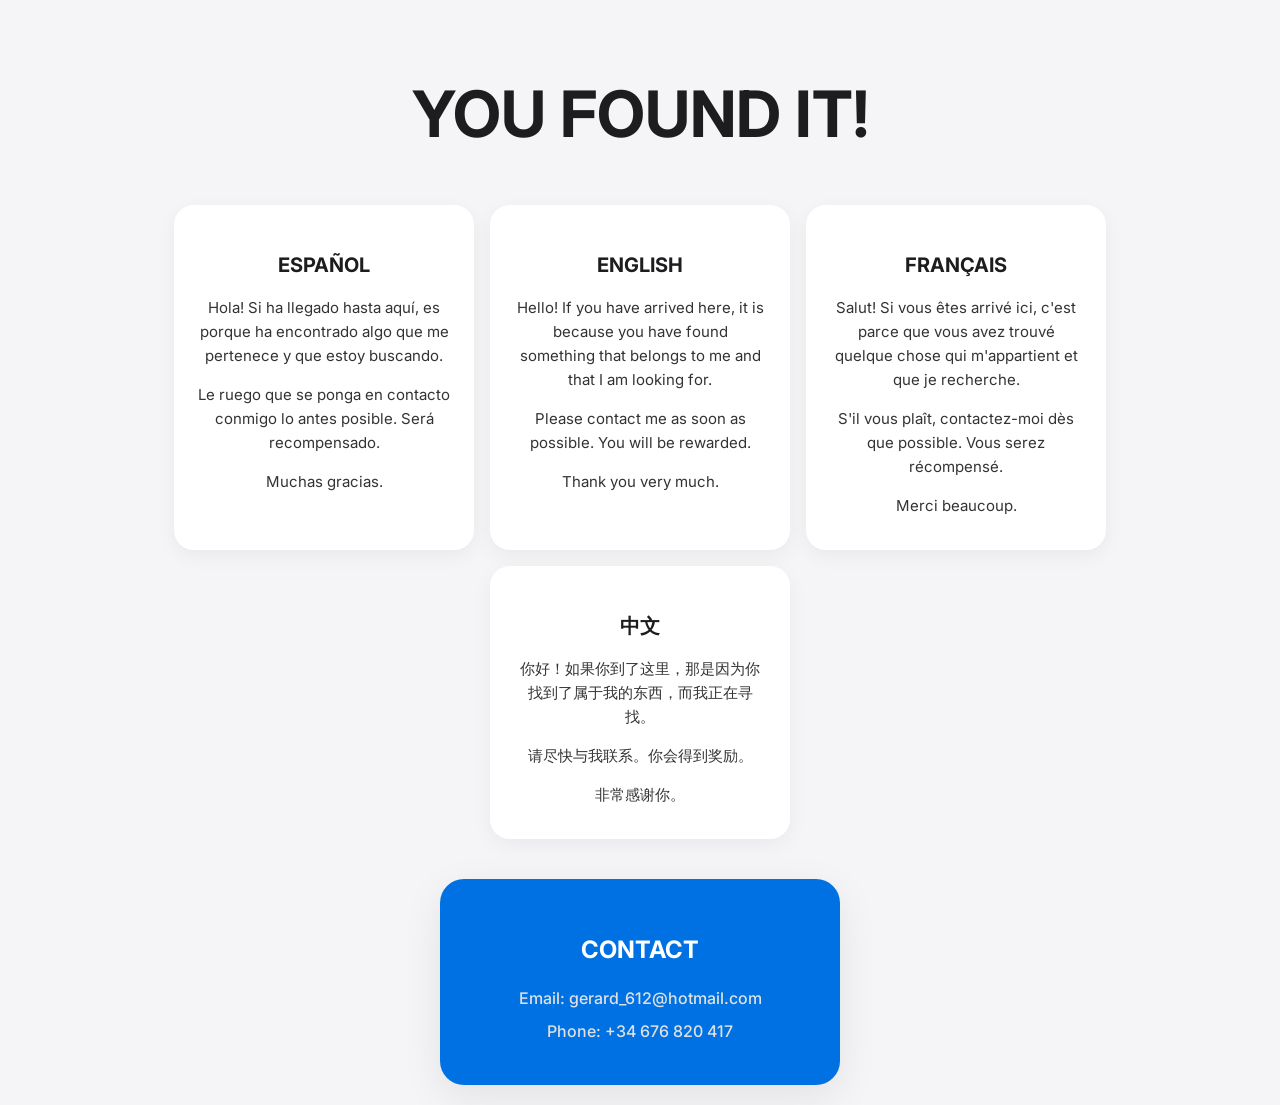
<file: lost/index.html>
<!DOCTYPE html>
<html lang="en">
<head>
<meta charset="UTF-8">
<meta name="viewport" content="width=device-width, initial-scale=1.0">
<title>YOU FOUND IT!</title>
  <!-- Umami Analytics -->
<script defer src="https://cloud.umami.is/script.js" data-website-id="eff1178a-d95e-49c5-92b3-550625da8bc9"></script>
  
<link href="https://fonts.googleapis.com/css2?family=Inter:wght@300;400;500;600;700&display=swap" rel="stylesheet">
<style>
:root{
  --bg:#ffffff;
  --text:#1d1d1f;
  --muted:#6e6e73;
  --accent:#0071e3;
}

*{box-sizing:border-box;}
body{
  margin:0;
  font-family:'Inter', -apple-system,BlinkMacSystemFont,'SF Pro Display',sans-serif;
  background:var(--bg);
  color:var(--text);
  line-height:1.6;
}
a{color:inherit;text-decoration:none;}

/* PAGE CONTAINER */
body{
  display:flex;
  flex-direction:column;
  justify-content:center;
  align-items:center;
  min-height:100vh;
  padding:20px;
  background: #f5f5f7;
}

/* TITLE */
h1{
  font-size:64px;
  font-weight:700;
  text-align:center;
  margin-bottom:40px;
  color:var(--text);
}

/* MESSAGE CARDS */
.language-cards{
  display:flex;
  flex-wrap:wrap;
  justify-content:center;
  gap:16px;
  margin-bottom:40px;
}

.language-card{
  background:#ffffff;
  border-radius:20px;
  padding:24px;
  min-width:220px;
  max-width:300px;
  text-align:center;
  box-shadow:0 6px 20px rgba(0,0,0,0.05);
  transition: transform 0.3s ease, box-shadow 0.3s ease, opacity 0.6s, transform 0.6s;
  opacity:0;
  transform: translateY(20px);
}

.language-card.visible{
  opacity:1;
  transform: translateY(0);
}

.language-card:hover{
  transform: translateY(-4px);
  box-shadow:0 12px 40px rgba(0,0,0,0.1);
}

.language-card h3{
  font-weight:700;
  font-size:20px;
  margin-bottom:12px;
  color:var(--text);
}

.language-card p{
  font-size:15px;
  line-height:1.6;
  margin-bottom:8px;
  color:#333;
}

/* CONTACT TABLE */
.contact-table{
  background: var(--accent);
  border-radius:24px;
  padding:32px;
  max-width:400px;
  width:100%;
  text-align:center;
  box-shadow:0 12px 40px rgba(0,0,0,0.08);
  transition: transform 0.3s ease, box-shadow 0.3s ease;
}

.contact-table:hover{
  transform: translateY(-4px);
  box-shadow:0 18px 60px rgba(0,0,0,0.12);
}

.contact-table h2{
  font-size:24px;
  font-weight:700;
  margin-bottom:16px;
  color:#fff;
}

.contact-table a{
  display:block;
  font-size:16px;
  color:#e0e0e0; /* gris claro */
  margin-bottom:8px;
  text-decoration:none;
  transition: color 0.3s ease;
  font-weight:500;
}

.contact-table a:hover{
  color:#fff; /* más visible al pasar */
}

/* ANIMATION ON SCROLL */
</style>
</head>
<body>

<h1>YOU FOUND IT!</h1>

<div class="language-cards">
  <div class="language-card visible">
    <h3>ESPAÑOL</h3>
    <p>Hola! Si ha llegado hasta aquí, es porque ha encontrado algo que me pertenece y que estoy buscando.</p>
    <p>Le ruego que se ponga en contacto conmigo lo antes posible. Será recompensado.</p>
    <p>Muchas gracias.</p>
  </div>

  <div class="language-card visible">
    <h3>ENGLISH</h3>
    <p>Hello! If you have arrived here, it is because you have found something that belongs to me and that I am looking for.</p>
    <p>Please contact me as soon as possible. You will be rewarded.</p>
    <p>Thank you very much.</p>
  </div>

  <div class="language-card visible">
    <h3>FRANÇAIS</h3>
    <p>Salut! Si vous êtes arrivé ici, c'est parce que vous avez trouvé quelque chose qui m'appartient et que je recherche.</p>
    <p>S'il vous plaît, contactez-moi dès que possible. Vous serez récompensé.</p>
    <p>Merci beaucoup.</p>
  </div>

  <div class="language-card visible">
    <h3>中文</h3>
    <p>你好！如果你到了这里，那是因为你找到了属于我的东西，而我正在寻找。</p>
    <p>请尽快与我联系。你会得到奖励。</p>
    <p>非常感谢你。</p>
  </div>
</div>

<div class="contact-table visible">
  <h2>CONTACT</h2>
  <a href="mailto:gerard_612@hotmail.com">Email: gerard_612@hotmail.com</a>
  <a href="https://wa.me/34676820417" target="_blank">Phone: +34 676 820 417</a>
</div>

<script>
// Reveal cards on scroll
const cards = document.querySelectorAll('.language-card, .contact-table');
window.addEventListener('scroll', () => {
  cards.forEach(el => {
    const top = el.getBoundingClientRect().top;
    if(top < window.innerHeight * 0.85) el.classList.add('visible');
    else el.classList.remove('visible');
  });
});


// Force show on load
window.addEventListener('load', () => {
  cards.forEach(el => el.classList.add('visible'));
});
</script>
  

</body>
</html>
</file>
